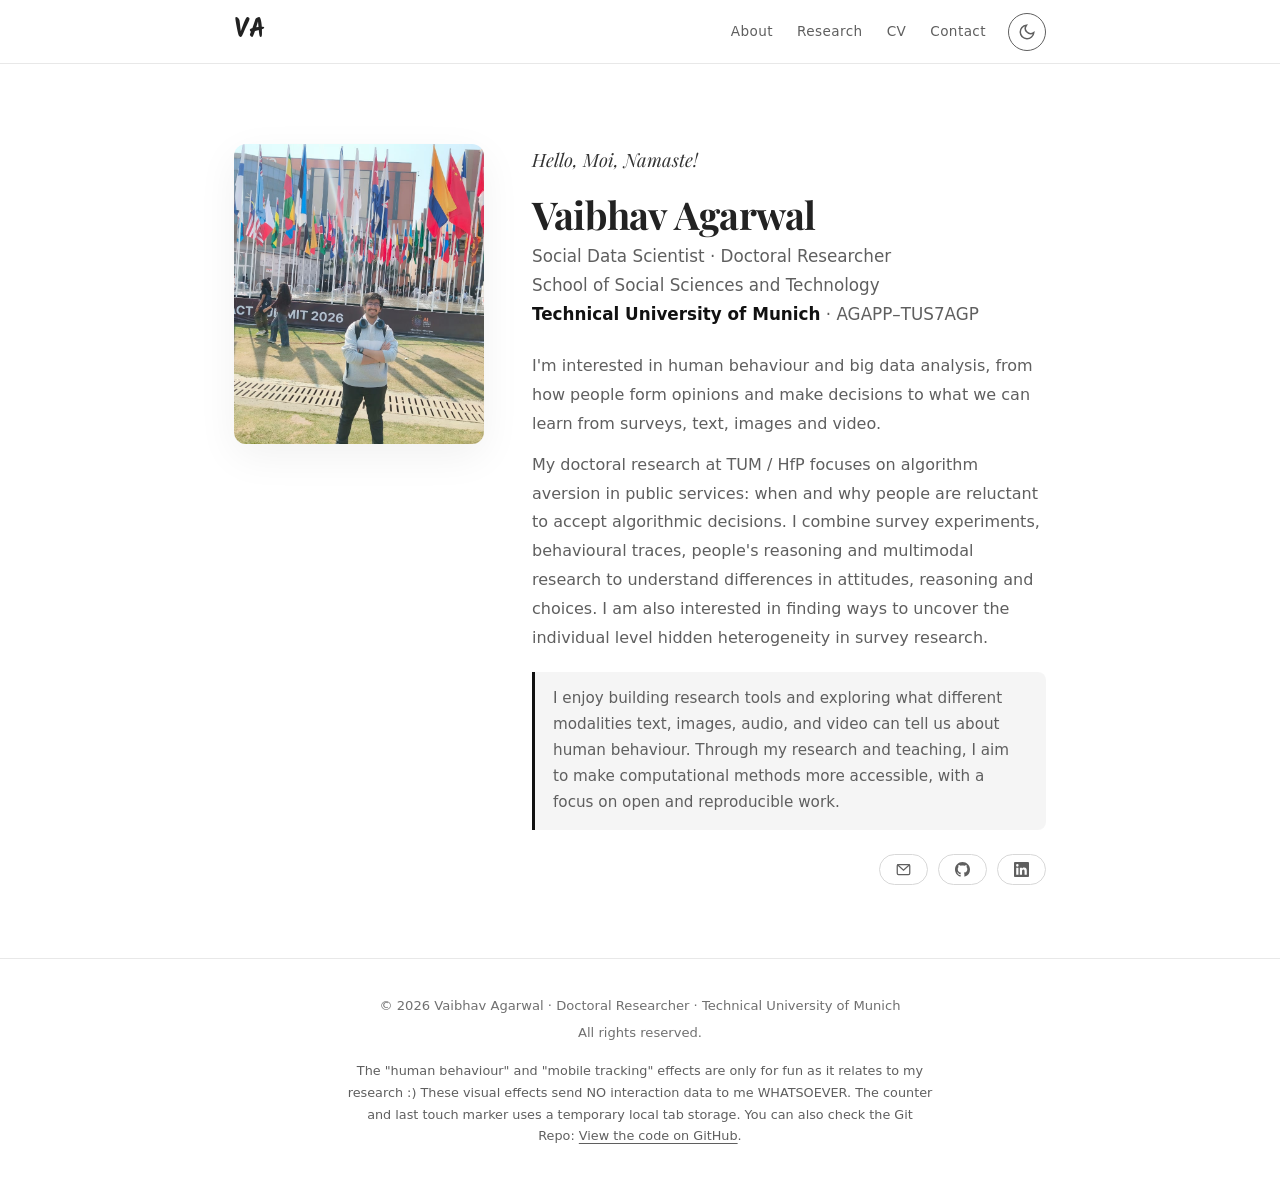
<file: index.html>
<!DOCTYPE html>
<html lang="en" data-theme="light">
<head>
    <meta charset="UTF-8">
    <meta name="viewport" content="width=device-width, initial-scale=1.0">
    <title>Vaibhav Agarwal — Doctoral Researcher, TUM</title>
    <meta name="description" content="Vaibhav Agarwal — Doctoral Researcher at Technical University of Munich. Research in Algorithmic Governance, Public Trust, and Social Data Science.">
    <link rel="icon" href="favicon.png" type="image/png">
    
    <!-- Fonts and Icons -->
    <link rel="preconnect" href="https://fonts.googleapis.com">
    <link rel="preconnect" href="https://fonts.gstatic.com" crossorigin>
    <link href="https://fonts.googleapis.com/css2?family=Playfair+Display:ital,wght@0,400;0,500;0,600;0,700;1,400;1,500&display=swap" rel="stylesheet">
    <link href="https://fonts.googleapis.com/css2?family=Kalam:wght@700&display=swap" rel="stylesheet">
    <link rel="stylesheet" href="style.css">
</head>
<body>

    <!-- ══════ NAVIGATION ══════ -->
    <nav>
        <div class="nav-inner">
            <a href="index.html" class="nav-name">VA</a>
            <div class="nav-right">
                <button class="nav-toggle" onclick="document.querySelector('.nav-links').classList.toggle('active')" aria-label="Toggle menu">
                    <span></span><span></span><span></span>
                </button>
                
                <!-- Notice how these links now point to actual .html files! -->
                <ul class="nav-links">
                    <li><a href="index.html">About</a></li>
                    <li><a href="research.html">Research</a></li>
                    <li><a href="cv.html">CV</a></li>
                    <li><a href="contact.html">Contact</a></li>
                </ul>
                
                <button class="theme-toggle" onclick="toggleTheme()" aria-label="Toggle dark mode">
                    <svg class="sun" width="18" height="18" viewBox="0 0 24 24" fill="none" stroke="currentColor" stroke-width="2"><circle cx="12" cy="12" r="5"/><path d="M12 1v2M12 21v2M4.22 4.22l1.42 1.42M18.36 18.36l1.42 1.42M1 12h2M21 12h2M4.22 19.78l1.42-1.42M18.36 5.64l1.42-1.42"/></svg>
                    <svg class="moon" width="18" height="18" viewBox="0 0 24 24" fill="none" stroke="currentColor" stroke-width="2"><path d="M21 12.79A9 9 0 1111.21 3 7 7 0 0021 12.79z"/></svg>
                </button>
            </div>
        </div>
    </nav>

    <main>
        <!-- ══════ ABOUT (HERO SECTION) ══════ -->
        <section id="about" class="hero">
            <div class="hero-photo-wrapper">
                <img src="photo.jpg" alt="Vaibhav Agarwal" class="hero-photo">
            </div>
            <div class="hero-text">
                <p class="hero-greeting">Hello, Moi, Namaste!</p>
                <h1>Vaibhav Agarwal</h1>
                <p class="hero-affiliation">
                    Social Data Scientist · Doctoral Researcher<br>
                    School of Social Sciences and Technology<br>
                    <strong>Technical University of Munich</strong> · AGAPP–TUS7AGP
                </p>
                <p class="hero-bio">
                    I'm interested in human behaviour and big data analysis, from how people form opinions and make decisions to what we can learn from surveys, text, images and video. <br>
                </p>    
                <p class="hero-bio">
                    My doctoral research at TUM / HfP focuses on algorithm aversion in public services: when and why people are reluctant to accept algorithmic decisions. I combine survey experiments, behavioural traces, people's reasoning and multimodal research to understand differences in attitudes, reasoning and choices. I am also interested in finding ways to uncover the individual level hidden heterogeneity in survey research.
                </p>

                <div class="hero-bio-personal">
                     I enjoy building research tools and exploring what different modalities text, images, audio, and video can tell us about human behaviour. Through my research and teaching, I aim to make computational methods more accessible, with a focus on open and reproducible work.
                </div>

                <div class="hero-links" style="flex-wrap: nowrap; gap: 10px; align-items: center; justify-content: flex-end;">

                    <!-- Email dropdown -->
                    <div style="position: relative;">
                        <button onclick="this.nextElementSibling.classList.toggle('open')" class="hero-link" title="Email" style="background: none; border: 1px solid var(--color-border); cursor: pointer; font-family: var(--font-body);">
                            <svg viewBox="0 0 24 24" fill="none" stroke="currentColor" stroke-width="2"><rect x="2" y="4" width="20" height="16" rx="2"/><path d="M22 4L12 13 2 4"/></svg>
                        </button>
                        <div class="email-dropdown">
                            <a href="mailto:vaibhav.agarwal@tum.de">
                                <svg width="13" height="13" viewBox="0 0 24 24" fill="none" stroke="currentColor" stroke-width="2"><rect x="2" y="4" width="20" height="16" rx="2"/><path d="M22 4L12 13 2 4"/></svg>
                                Work
                            </a>
                        </div>
                    </div>

                    <a href="https://github.com/vaibhav-sds" target="_blank" class="hero-link" title="GitHub">
                        <svg viewBox="0 0 24 24" fill="currentColor"><path d="M12 0C5.37 0 0 5.37 0 12c0 5.31 3.435 9.795 8.205 11.385.6.105.825-.255.825-.57 0-.285-.015-1.23-.015-2.235-3.015.555-3.795-.735-4.035-1.41-.135-.345-.72-1.41-1.23-1.695-.42-.225-1.02-.78-.015-.795.945-.015 1.62.87 1.845 1.23 1.08 1.815 2.805 1.305 3.495.99.105-.78.42-1.305.765-1.605-2.67-.3-5.46-1.335-5.46-5.925 0-1.305.465-2.385 1.23-3.225-.12-.3-.54-1.53.12-3.18 0 0 1.005-.315 3.3 1.23.96-.27 1.98-.405 3-.405s2.04.135 3 .405c2.295-1.56 3.3-1.23 3.3-1.23.66 1.65.24 2.88.12 3.18.765.84 1.23 1.905 1.23 3.225 0 4.605-2.805 5.625-5.475 5.925.435.375.81 1.095.81 2.22 0 1.605-.015 2.895-.015 3.3 0 .315.225.69.825.57A12.02 12.02 0 0024 12c0-6.63-5.37-12-12-12z"/></svg>
                    </a>

                    <a href="https://www.linkedin.com/in/vaibhav-agarwal-24a9aa214/" target="_blank" class="hero-link" title="LinkedIn">
                        <svg viewBox="0 0 24 24" fill="currentColor"><path d="M20.447 20.452h-3.554v-5.569c0-1.328-.027-3.037-1.852-3.037-1.853 0-2.136 1.445-2.136 2.939v5.667H9.351V9h3.414v1.561h.046c.477-.9 1.637-1.85 3.37-1.85 3.601 0 4.267 2.37 4.267 5.455v6.286zM5.337 7.433a2.062 2.062 0 01-2.063-2.065 2.064 2.064 0 112.063 2.065zm1.782 13.019H3.555V9h3.564v11.452zM22.225 0H1.771C.792 0 0 .774 0 1.729v20.542C0 23.227.792 24 1.771 24h20.451C23.2 24 24 23.227 24 22.271V1.729C24 .774 23.2 0 22.222 0h.003z"/></svg>
                    </a>

                </div>
            </div>
        </section>

    </main>

    <!-- ══════ FOOTER ══════ -->
    <footer>
        <p>&copy; 2026 Vaibhav Agarwal · Doctoral Researcher · <a href="https://www.tum.de/" target="_blank">Technical University of Munich</a></p>
        <p style="margin-top: 4px;">All rights reserved.</p>
    </footer>

    <script src="script.js"></script>
</body>
</html>
</file>
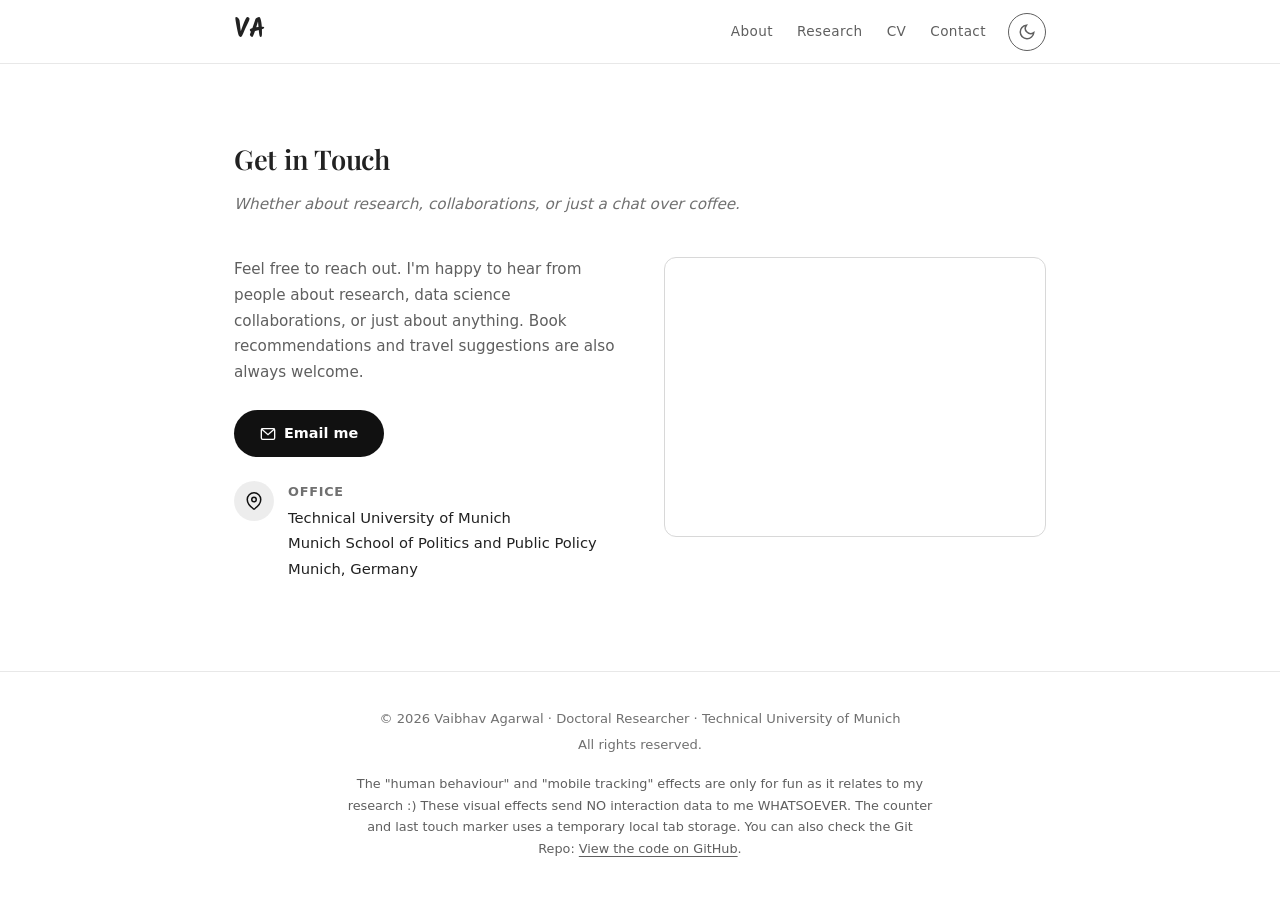
<file: contact.html>
<!DOCTYPE html>
<html lang="en" data-theme="light">
<head>
    <meta charset="UTF-8">
    <meta name="viewport" content="width=device-width, initial-scale=1.0">
    <title>Contact | Vaibhav Agarwal</title>
    <meta name="description" content="Get in touch with Vaibhav Agarwal at the Technical University of Munich.">
    <link rel="icon" href="favicon.png" type="image/png">
    
    <link rel="preconnect" href="https://fonts.googleapis.com">
    <link rel="preconnect" href="https://fonts.gstatic.com" crossorigin>
    <link href="https://fonts.googleapis.com/css2?family=Playfair+Display:ital,wght@0,400;0,500;0,600;0,700;1,400;1,500&display=swap" rel="stylesheet">
    <link href="https://fonts.googleapis.com/css2?family=Kalam:wght@700&display=swap" rel="stylesheet">
    <link rel="stylesheet" href="style.css">
</head>
<body>

    <!-- ══════ NAVIGATION ══════ -->
    <nav>
        <div class="nav-inner">
            <a href="index.html" class="nav-name">VA</a>
            <div class="nav-right">
                <button class="nav-toggle" onclick="document.querySelector('.nav-links').classList.toggle('active')" aria-label="Toggle menu">
                    <span></span><span></span><span></span>
                </button>
                <ul class="nav-links">
                    <li><a href="index.html">About</a></li>
                    <li><a href="research.html">Research</a></li>
                    <li><a href="cv.html">CV</a></li>
                    <li><a href="contact.html">Contact</a></li>
                </ul>
                <button class="theme-toggle" onclick="toggleTheme()" aria-label="Toggle dark mode">
                    <svg class="sun" width="18" height="18" viewBox="0 0 24 24" fill="none" stroke="currentColor" stroke-width="2"><circle cx="12" cy="12" r="5"/><path d="M12 1v2M12 21v2M4.22 4.22l1.42 1.42M18.36 18.36l1.42 1.42M1 12h2M21 12h2M4.22 19.78l1.42-1.42M18.36 5.64l1.42-1.42"/></svg>
                    <svg class="moon" width="18" height="18" viewBox="0 0 24 24" fill="none" stroke="currentColor" stroke-width="2"><path d="M21 12.79A9 9 0 1111.21 3 7 7 0 0021 12.79z"/></svg>
                </button>
            </div>
        </div>
    </nav>

    <main>
        <!-- ══════ CONTACT ══════ -->
        <section id="contact">
            <h2 class="section-heading">Get in Touch</h2>
            <p class="section-subtitle">Whether about research, collaborations, or just a chat over coffee.</p>
            
            <div class="contact-content">
                <div class="contact-info">
                    <p>Feel free to reach out. I'm happy to hear from people about research, data science collaborations, or just about anything. Book recommendations and travel suggestions are also always welcome.</p>
                    
                    <div style="margin-bottom: 24px;">
                        <a href="mailto:vaibhav.agarwal@tum.de" class="btn">
                            <svg width="16" height="16" viewBox="0 0 24 24" fill="none" stroke="currentColor" stroke-width="2"><rect x="2" y="4" width="20" height="16" rx="2"/><path d="M22 4L12 13 2 4"/></svg>
                            Email me
                        </a>
                    </div>
                    
                    <div class="contact-detail">
                        <div class="contact-icon"><svg viewBox="0 0 24 24" fill="none" stroke="currentColor" stroke-width="2"><path d="M21 10c0 7-9 13-9 13s-9-6-9-13a9 9 0 0118 0z"/><circle cx="12" cy="10" r="3"/></svg></div>
                        <div>
                            <div class="contact-detail-label">Office</div>
                            <div class="contact-detail-text">Technical University of Munich<br>Munich School of Politics and Public Policy<br>Munich, Germany</div>
                        </div>
                    </div>
                </div>
                
                <div class="contact-map">
                    <iframe src="https://www.google.com/maps/embed?pb=!1m18!1m12!1m3!1d2662.3364402633096!2d11.5658826!3d48.1481105!2m3!1f0!2f0!3f0!3m2!1i1024!2i768!4f13.1!3m3!1m2!1s0x479e75ebe7f23233%3A0x67305d21a976f9db!2sTechnical%20University%20of%20Munich!5e0!3m2!1sen!2sde!4v1714081035221!5m2!1sen!2sde" width="600" height="450" style="border:0;" allowfullscreen="" loading="lazy" referrerpolicy="no-referrer-when-downgrade"></iframe>
                </div>
            </div>
        </section>
    </main>

    <!-- ══════ FOOTER ══════ -->
    <footer>
        <p>&copy; 2026 Vaibhav Agarwal · Doctoral Researcher · <a href="https://www.tum.de/" target="_blank">Technical University of Munich</a></p>
        <p style="margin-top: 4px;">All rights reserved.</p>
    </footer>

    <script src="script.js"></script>
</body>
</html>
</file>
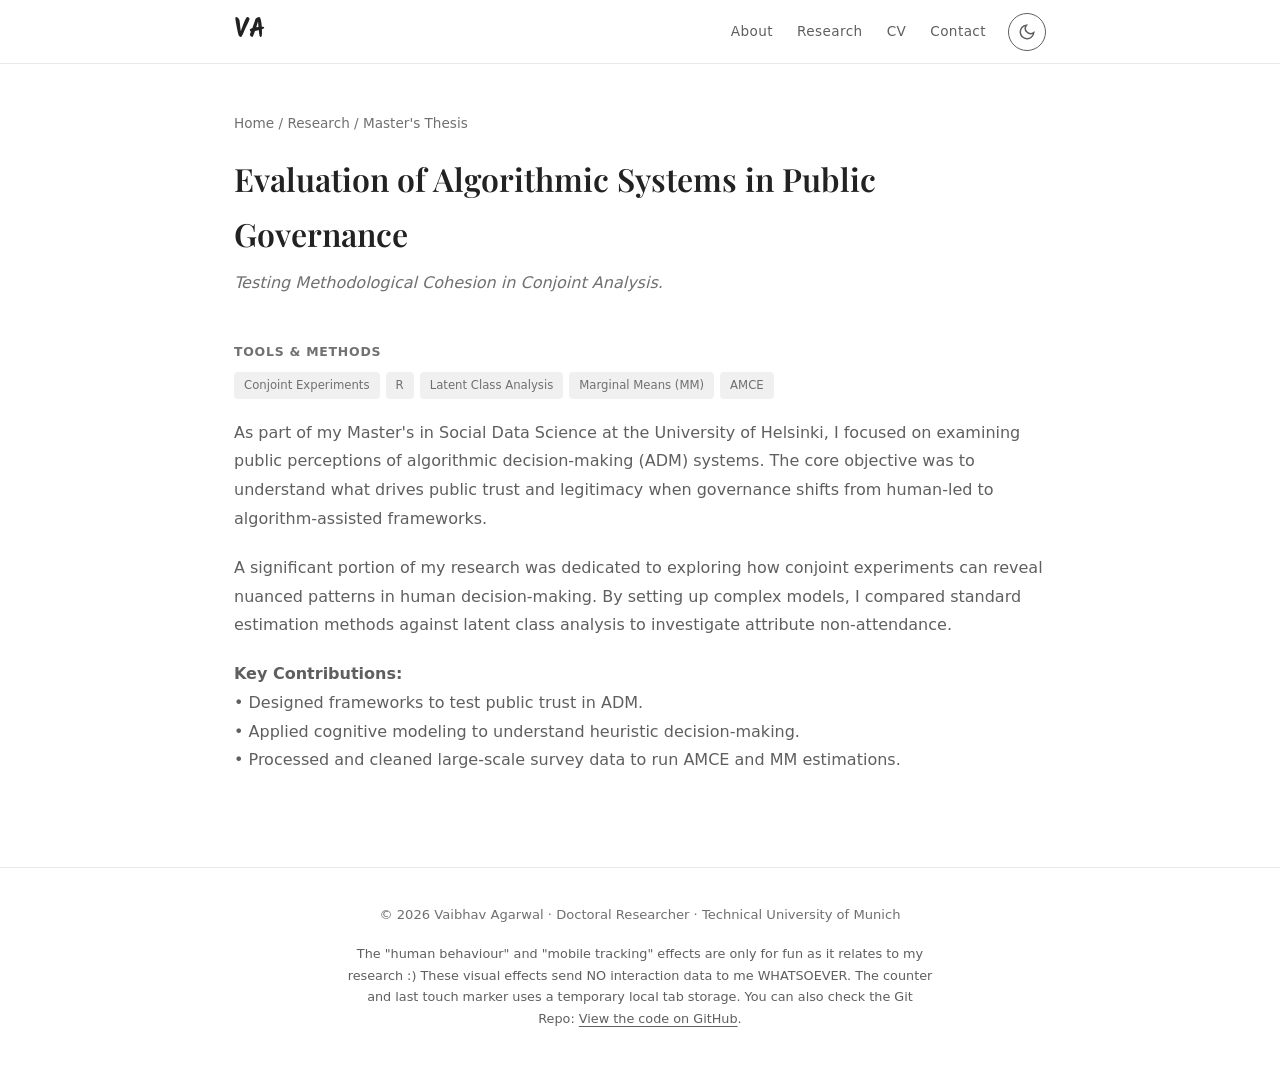
<file: project-audit.html>
<!DOCTYPE html>
<html lang="en" data-theme="light">
<head>
    <meta charset="UTF-8">
    <meta name="viewport" content="width=device-width, initial-scale=1.0">
    <title>Master's Thesis | Vaibhav Agarwal</title>
    <link rel="icon" href="favicon.png" type="image/png">
    
    <link rel="preconnect" href="https://fonts.googleapis.com">
    <link rel="preconnect" href="https://fonts.gstatic.com" crossorigin>
    <link href="https://fonts.googleapis.com/css2?family=Playfair+Display:ital,wght@0,400;0,500;0,600;0,700;1,400;1,500&display=swap" rel="stylesheet">
    <link href="https://fonts.googleapis.com/css2?family=Kalam:wght@700&display=swap" rel="stylesheet">
    <link rel="stylesheet" href="style.css">
</head>
<body>

    <nav>
        <div class="nav-inner">
            <a href="index.html" class="nav-name">VA</a>
            <div class="nav-right">
                <button class="nav-toggle" onclick="document.querySelector('.nav-links').classList.toggle('active')" aria-label="Toggle menu">
                    <span></span><span></span><span></span>
                </button>
                <ul class="nav-links">
                    <li><a href="index.html">About</a></li>
                    <li><a href="research.html" class="active">Research</a></li>
                    <li><a href="cv.html">CV</a></li>
                    <li><a href="contact.html">Contact</a></li>
                </ul>
                <button class="theme-toggle" onclick="toggleTheme()" aria-label="Toggle dark mode">
                    <svg class="sun" width="18" height="18" viewBox="0 0 24 24" fill="none" stroke="currentColor" stroke-width="2"><circle cx="12" cy="12" r="5"/><path d="M12 1v2M12 21v2M4.22 4.22l1.42 1.42M18.36 18.36l1.42 1.42M1 12h2M21 12h2M4.22 19.78l1.42-1.42M18.36 5.64l1.42-1.42"/></svg>
                    <svg class="moon" width="18" height="18" viewBox="0 0 24 24" fill="none" stroke="currentColor" stroke-width="2"><path d="M21 12.79A9 9 0 1111.21 3 7 7 0 0021 12.79z"/></svg>
                </button>
            </div>
        </div>
    </nav>

    <main>
        <div class="subpage-header">
            <div class="breadcrumb">
                <a href="index.html">Home</a> / <a href="research.html#projects">Research</a> / Master's Thesis
            </div>
            <h1>Evaluation of Algorithmic Systems in Public Governance</h1>
            <p class="subpage-quote">Testing Methodological Cohesion in Conjoint Analysis.</p>
        </div>

        <div class="subpage-body">
            
            <div class="method-groups">
                <div class="method-group">
                    <div class="method-group-title">Tools & Methods</div>
                    <div class="project-tools">
                        <span>Conjoint Experiments</span>
                        <span>R</span>
                        <span>Latent Class Analysis</span>
                        <span>Marginal Means (MM)</span>
                        <span>AMCE</span>
                    </div>
                </div>
            </div>

            <p>
                As part of my Master's in Social Data Science at the University of Helsinki, I focused on examining public perceptions of algorithmic decision-making (ADM) systems. The core objective was to understand what drives public trust and legitimacy when governance shifts from human-led to algorithm-assisted frameworks.
            </p>

            <p>
                A significant portion of my research was dedicated to exploring how conjoint experiments can reveal nuanced patterns in human decision-making. By setting up complex models, I compared standard estimation methods against latent class analysis to investigate attribute non-attendance.
            </p>

            <p>
                <strong>Key Contributions:</strong><br>
                • Designed frameworks to test public trust in ADM.<br>
                • Applied cognitive modeling to understand heuristic decision-making.<br>
                • Processed and cleaned large-scale survey data to run AMCE and MM estimations.
            </p>

        </div>
    </main>

    <footer>
        <p>&copy; 2026 Vaibhav Agarwal · Doctoral Researcher · <a href="https://www.tum.de/" target="_blank">Technical University of Munich</a></p>
    </footer>

    <script src="script.js"></script>
</body>
</html>
</file>
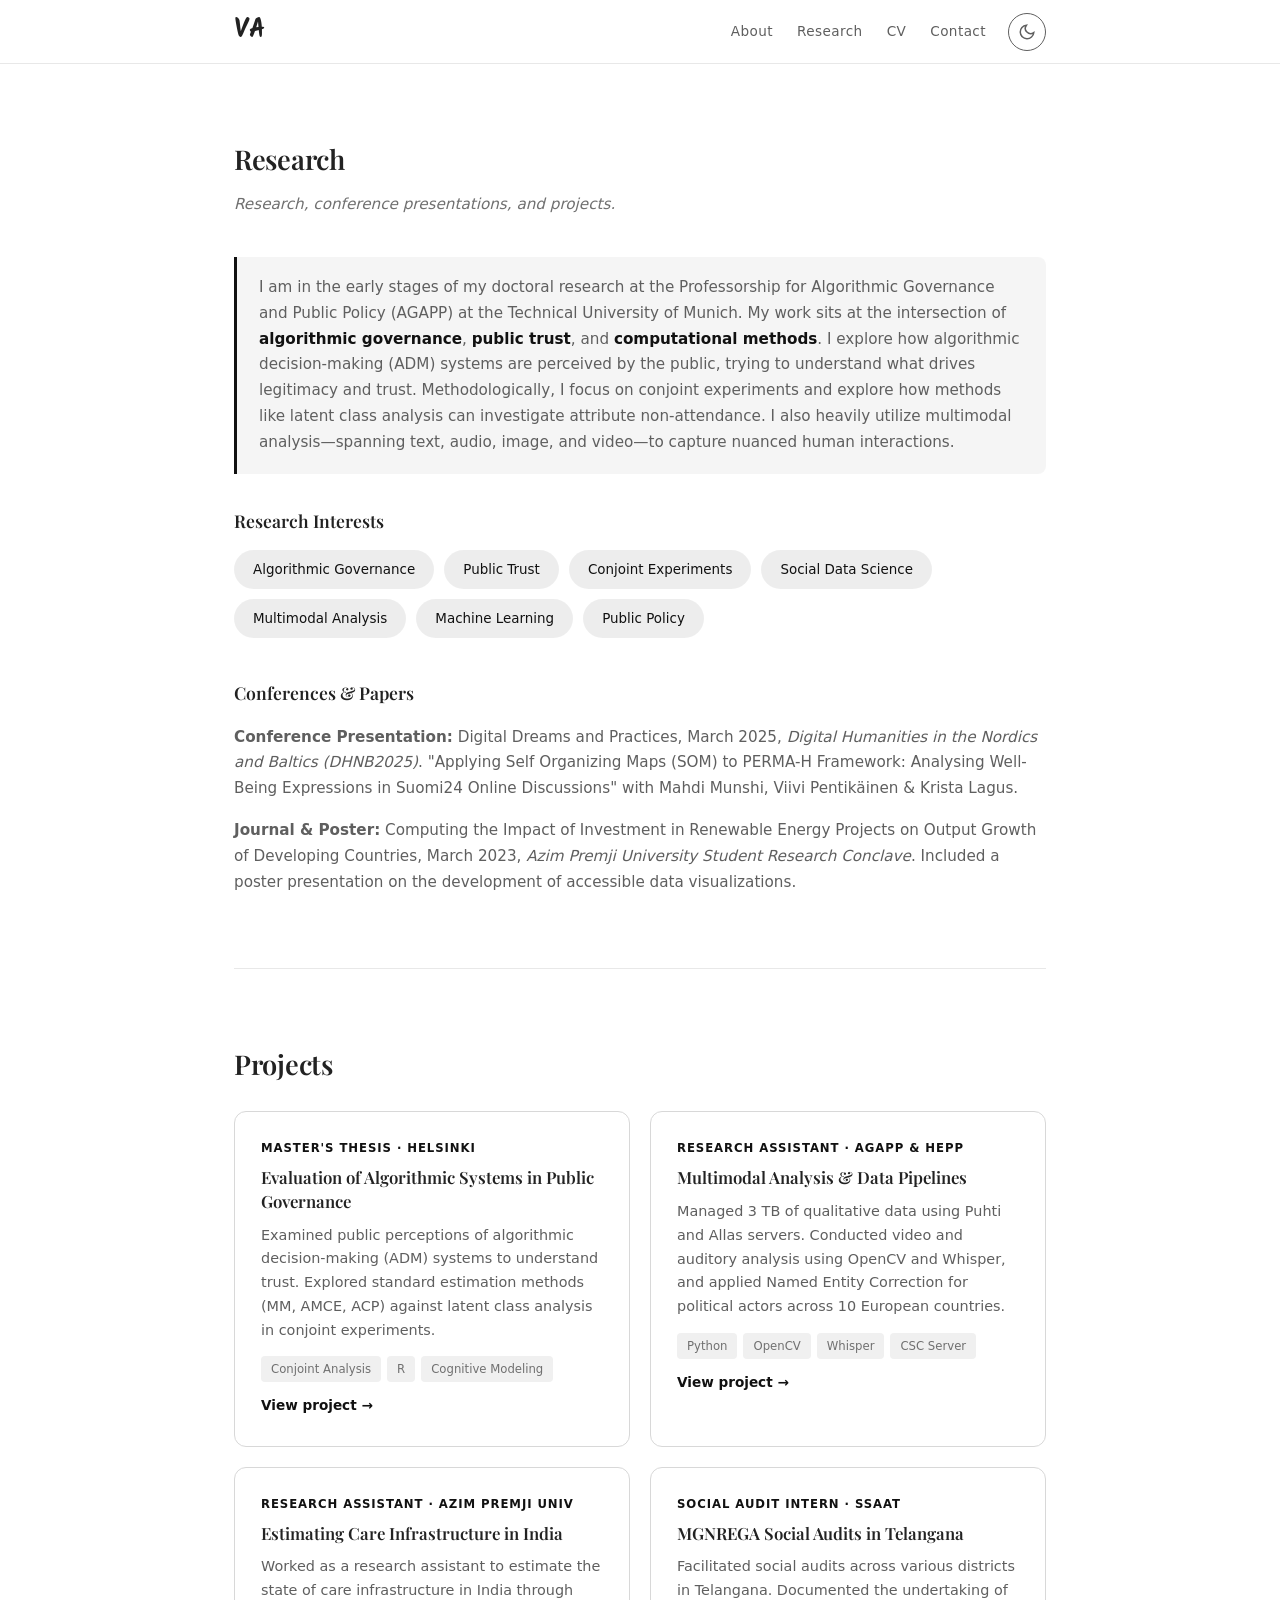
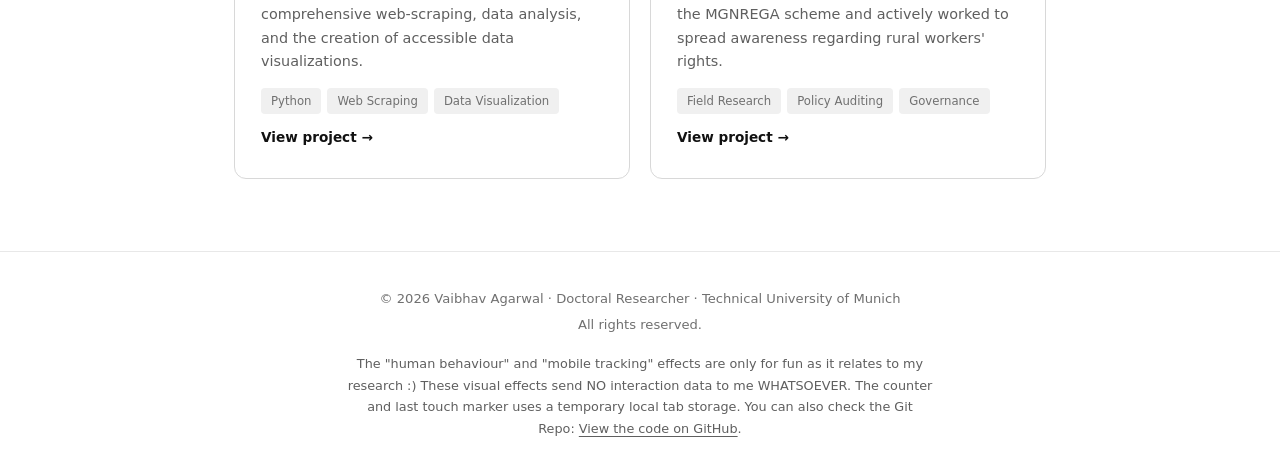
<file: projects.html>
<!DOCTYPE html>
<html lang="en">
<head>
    <meta charset="UTF-8">
    <meta name="viewport" content="width=device-width, initial-scale=1.0">
    <meta name="robots" content="noindex">
    <meta http-equiv="refresh" content="0; url=research.html#projects">
    <title>Research | Vaibhav Agarwal</title>
    <script>window.location.replace('research.html#projects');</script>
</head>
<body>
    <p>Projects are now part of <a href="research.html#projects">Research</a>.</p>
</body>
</html>
</file>
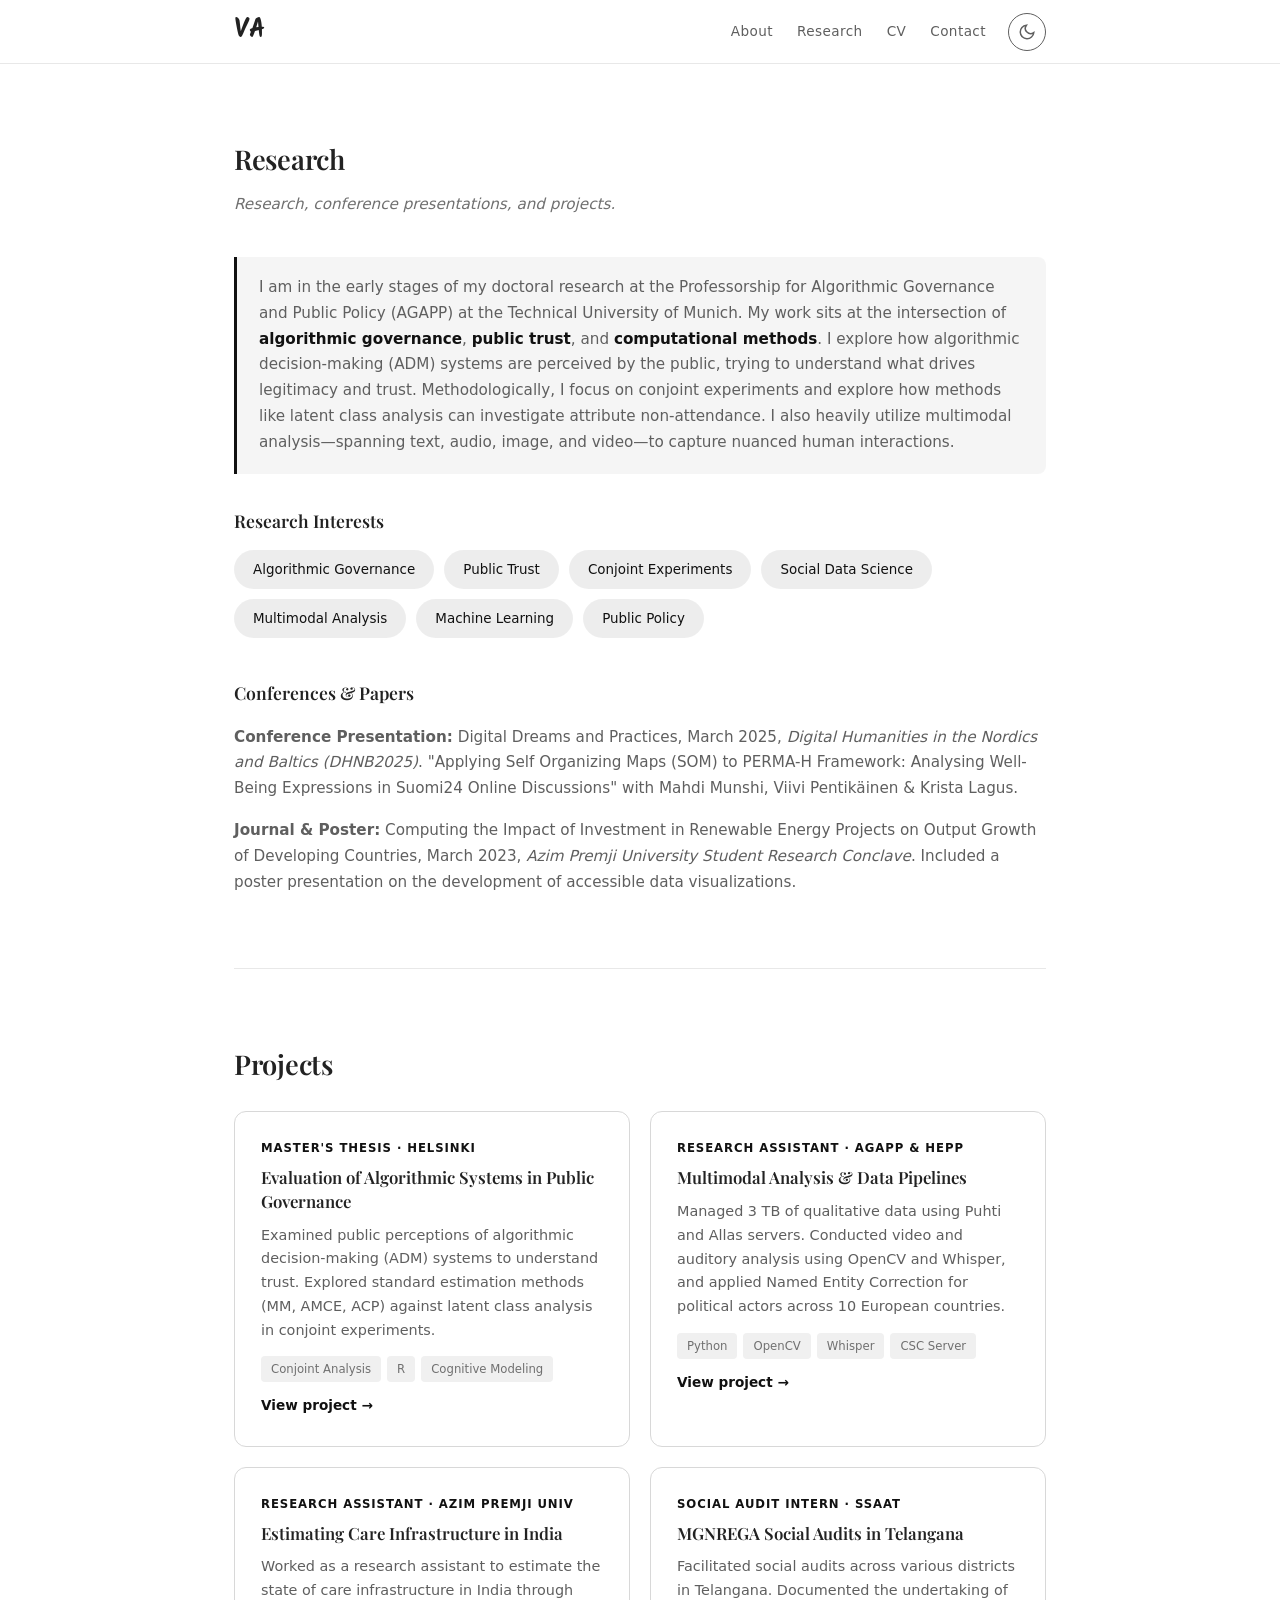
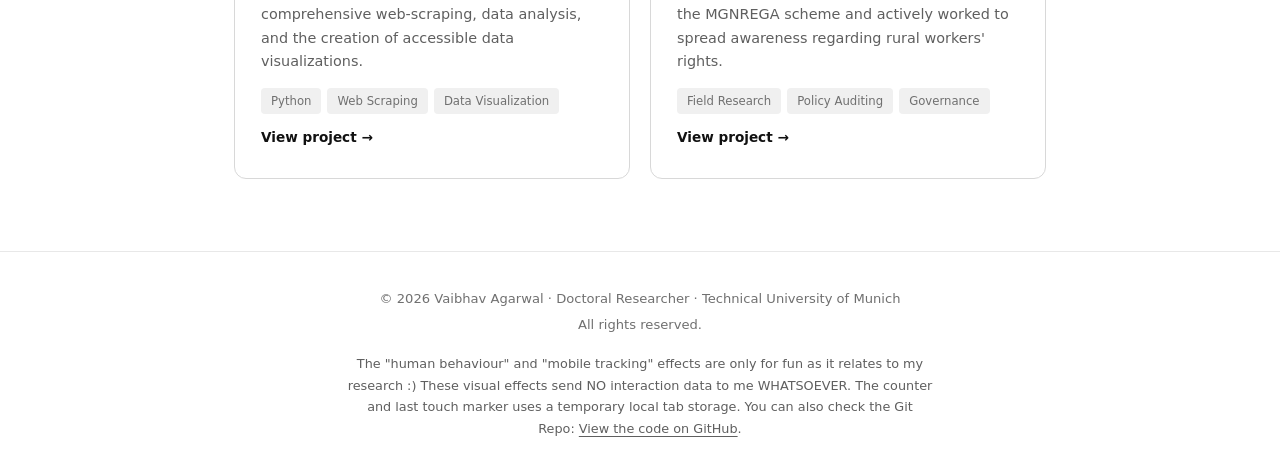
<file: research.html>
<!DOCTYPE html>
<html lang="en" data-theme="light">
<head>
    <meta charset="UTF-8">
    <meta name="viewport" content="width=device-width, initial-scale=1.0">
    <title>Research | Vaibhav Agarwal</title>
    <meta name="description" content="Research, conference presentations, theses, and projects by Vaibhav Agarwal.">
    <link rel="icon" href="favicon.png" type="image/png">
    
    <link rel="preconnect" href="https://fonts.googleapis.com">
    <link rel="preconnect" href="https://fonts.gstatic.com" crossorigin>
    <link href="https://fonts.googleapis.com/css2?family=Playfair+Display:ital,wght@0,400;0,500;0,600;0,700;1,400;1,500&display=swap" rel="stylesheet">
    <link href="https://fonts.googleapis.com/css2?family=Kalam:wght@700&display=swap" rel="stylesheet">
    <link rel="stylesheet" href="style.css">
</head>
<body>

    <!-- ══════ NAVIGATION ══════ -->
    <nav>
        <div class="nav-inner">
            <a href="index.html" class="nav-name">VA</a>
            <div class="nav-right">
                <button class="nav-toggle" onclick="document.querySelector('.nav-links').classList.toggle('active')" aria-label="Toggle menu">
                    <span></span><span></span><span></span>
                </button>
                <ul class="nav-links">
                    <li><a href="index.html">About</a></li>
                    <li><a href="research.html" class="active">Research</a></li>
                    <li><a href="cv.html">CV</a></li>
                    <li><a href="contact.html">Contact</a></li>
                </ul>
                <button class="theme-toggle" onclick="toggleTheme()" aria-label="Toggle dark mode">
                    <svg class="sun" width="18" height="18" viewBox="0 0 24 24" fill="none" stroke="currentColor" stroke-width="2"><circle cx="12" cy="12" r="5"/><path d="M12 1v2M12 21v2M4.22 4.22l1.42 1.42M18.36 18.36l1.42 1.42M1 12h2M21 12h2M4.22 19.78l1.42-1.42M18.36 5.64l1.42-1.42"/></svg>
                    <svg class="moon" width="18" height="18" viewBox="0 0 24 24" fill="none" stroke="currentColor" stroke-width="2"><path d="M21 12.79A9 9 0 1111.21 3 7 7 0 0021 12.79z"/></svg>
                </button>
            </div>
        </div>
    </nav>

    <main>
        <!-- ══════ RESEARCH ══════ -->
        <section id="research">
            <h2 class="section-heading">Research</h2>
            <p class="section-subtitle">Research, conference presentations, and projects.</p>
            
            <div class="research-note">
                I am in the early stages of my doctoral research at the Professorship for Algorithmic Governance and Public Policy (AGAPP) at the Technical University of Munich. My work sits at the intersection of <em>algorithmic governance</em>,
                <em>public trust</em>, and <em>computational methods</em>. I explore how algorithmic decision-making (ADM) systems are perceived by the public, trying to understand what drives legitimacy and trust.
                Methodologically, I focus on conjoint experiments and explore how methods like latent class analysis can investigate attribute non-attendance. I also heavily utilize multimodal analysis—spanning text, audio, image, and video—to capture nuanced human interactions.
            </div>

            <div class="research-interests">
                <h3>Research Interests</h3>
                <div class="interest-tags">
                    <span class="tag">Algorithmic Governance</span>
                    <span class="tag">Public Trust</span>
                    <span class="tag">Conjoint Experiments</span>
                    <span class="tag">Social Data Science</span>
                    <span class="tag">Multimodal Analysis</span>
                    <span class="tag">Machine Learning</span>
                    <span class="tag">Public Policy</span>
                </div>
            </div>

            <div class="research-interests" style="margin-top: 40px;">
                <h3>Conferences & Papers</h3>
                <div style="margin-top: 16px;">
                    <p style="font-size: 0.95rem; color: var(--color-text-secondary); line-height: 1.7; margin-bottom: 16px;">
                        <strong>Conference Presentation:</strong> Digital Dreams and Practices, March 2025,
                        <em>Digital Humanities in the Nordics and Baltics (DHNB2025)</em>. "Applying Self Organizing Maps (SOM) to PERMA-H Framework: Analysing Well-Being Expressions in Suomi24 Online Discussions" with Mahdi Munshi, Viivi Pentikäinen & Krista Lagus.
                    </p>
                    <p style="font-size: 0.95rem; color: var(--color-text-secondary); line-height: 1.7;">
                        <strong>Journal & Poster:</strong> Computing the Impact of Investment in Renewable Energy Projects on Output Growth of Developing Countries,
                        March 2023, <em>Azim Premji University Student Research Conclave</em>. Included a poster presentation on the development of accessible data visualizations.
                    </p>
                </div>
            </div>
            
        </section>

        <section id="projects">
            <h2 class="section-heading">Projects</h2>
            <div class="projects-grid" style="margin-top: 24px;">
                
                <!-- Project 1 -->
                <div class="project-card">
                    <div class="project-label">Master's Thesis · Helsinki</div>
                    <h3>Evaluation of Algorithmic Systems in Public Governance</h3>
                    <p>Examined public perceptions of algorithmic decision-making (ADM) systems to understand trust. Explored standard estimation methods (MM, AMCE, ACP) against latent class analysis in conjoint experiments.</p>
                    <div class="project-tools"><span>Conjoint Analysis</span><span>R</span><span>Cognitive Modeling</span></div>
                    <a href="project-thesis.html" class="project-link">View project →</a>
                </div>

                <!-- Project 2 -->
                <div class="project-card">
                    <div class="project-label">Research Assistant · AGAPP & HEPP</div>
                    <h3>Multimodal Analysis & Data Pipelines</h3>
                    <p>Managed 3 TB of qualitative data using Puhti and Allas servers. Conducted video and auditory analysis using OpenCV and Whisper, and applied Named Entity Correction for political actors across 10 European countries.</p>
                    <div class="project-tools"><span>Python</span><span>OpenCV</span><span>Whisper</span><span>CSC Server</span></div>
                    <a href="project-multimodal.html" class="project-link">View project →</a>
                </div>

                <!-- Project 3 -->
                <div class="project-card">
                    <div class="project-label">Research Assistant · Azim Premji Univ</div>
                    <h3>Estimating Care Infrastructure in India</h3>
                    <p>Worked as a research assistant to estimate the state of care infrastructure in India through comprehensive web-scraping, data analysis, and the creation of accessible data visualizations.</p>
                    <div class="project-tools"><span>Python</span><span>Web Scraping</span><span>Data Visualization</span></div>
                    <a href="project-care.html" class="project-link">View project →</a>
                </div>

                <!-- Project 4 -->
                <div class="project-card">
                    <div class="project-label">Social Audit Intern · SSAAT</div>
                    <h3>MGNREGA Social Audits in Telangana</h3>
                    <p>Facilitated social audits across various districts in Telangana. Documented the undertaking of the MGNREGA scheme and actively worked to spread awareness regarding rural workers' rights.</p>
                    <div class="project-tools"><span>Field Research</span><span>Policy Auditing</span><span>Governance</span></div>
                    <a href="project-audit.html" class="project-link">View project →</a>
                </div>

            </div>
        </section>
    </main>

    <!-- ══════ FOOTER ══════ -->
    <footer>
        <p>&copy; 2026 Vaibhav Agarwal · Doctoral Researcher · <a href="https://www.tum.de/" target="_blank">Technical University of Munich</a></p>
        <p style="margin-top: 4px;">All rights reserved.</p>
    </footer>

    <script src="script.js"></script>
</body>
</html>
</file>
<file: style.css>
/* ═══════════════════════════════════════
   THEME VARIABLES
═══════════════════════════════════════ */
:root {
    --font-display: 'Playfair Display', Georgia, serif;
    --font-body: -apple-system, BlinkMacSystemFont, 'Segoe UI', system-ui, sans-serif;
    --max-width: 860px;
    --nav-height: 64px;
    --radius: 12px;
    --radius-sm: 8px;
    --transition: 0.3s ease;
}

[data-theme="light"] {
    --color-bg: #FFFFFF;
    --color-bg-alt: #F0F0F0;
    --color-surface: #FFFFFF;
    --color-text: #222222;
    --color-text-secondary: #5F5F5F;
    --color-text-light: #707070;
    --color-accent: #111111;
    --color-accent-hover: #444444;
    --color-accent-light: rgba(0, 0, 0, 0.07);
    --color-accent-secondary: #666666;
    --color-border: #D8D8D8;
    --color-border-light: #E8E8E8;
    --color-warm-glow: rgba(0, 0, 0, 0.04);
    --color-card-shadow: rgba(0, 0, 0, 0.06);
    --color-nav-bg: rgba(255, 255, 255, 0.92);
    --color-on-accent: #FFFFFF;
    --icon-sun-display: none;
    --icon-moon-display: block;
}

[data-theme="dark"] {
    --color-bg: #000000;
    --color-bg-alt: #111111;
    --color-surface: #1A1A1A;
    --color-text: #EEEEEE;
    --color-text-secondary: #B0B0B0;
    --color-text-light: #999999;
    --color-accent: #FFFFFF;
    --color-accent-hover: #CCCCCC;
    --color-accent-light: rgba(255, 255, 255, 0.1);
    --color-accent-secondary: #AAAAAA;
    --color-border: #333333;
    --color-border-light: #1A1A1A;
    --color-warm-glow: rgba(255, 255, 255, 0.05);
    --color-card-shadow: rgba(0, 0, 0, 0.2);
    --color-nav-bg: rgba(0, 0, 0, 0.92);
    --color-on-accent: #000000;
    --icon-sun-display: block;
    --icon-moon-display: none;
}

/* ═══════════════════════════════════════
   RESET & BASE
═══════════════════════════════════════ */
*, *::before, *::after { margin: 0; padding: 0; box-sizing: border-box; }

html {
    scroll-behavior: smooth;
    scroll-padding-top: calc(var(--nav-height) + 32px);
}

body {
    font-family: var(--font-body);
    font-size: 16.5px;
    line-height: 1.72;
    color: var(--color-text);
    background: var(--color-bg);
    -webkit-font-smoothing: antialiased;
    transition: background var(--transition), color var(--transition);
}

::selection {
    background: var(--color-accent-light);
    color: var(--color-accent);
}

a {
    color: var(--color-accent);
    text-decoration: none;
    transition: color 0.2s ease;
}
a:hover { color: var(--color-accent-hover); }
img { max-width: 100%; display: block; }

/* ═══════════════════════════════════════
   NAVIGATION
═══════════════════════════════════════ */
nav {
    position: sticky;
    top: 0;
    z-index: 100;
    background: var(--color-nav-bg);
    backdrop-filter: blur(14px);
    -webkit-backdrop-filter: blur(14px);
    border-bottom: 1px solid var(--color-border-light);
    height: var(--nav-height);
    transition: background var(--transition);
}

.nav-inner {
    max-width: var(--max-width);
    margin: 0 auto;
    padding: 0 24px;
    height: 100%;
    display: flex;
    align-items: center;
    justify-content: space-between;
}

.nav-name {
    font-family: 'Kalam', cursive;
    font-size: 1.6rem;
    font-weight: 700;
    color: var(--color-text);
    letter-spacing: 0.02em;
}

.nav-right {
    display: flex;
    align-items: center;
    gap: 6px;
}

.nav-links {
    display: flex;
    gap: 24px;
    list-style: none;
    margin-right: 16px;
}

.nav-links a {
    font-size: 0.85rem;
    font-weight: 500;
    color: var(--color-text-secondary);
    letter-spacing: 0.03em;
    text-transform: none;
    position: relative;
    transition: color 0.2s;
}

.nav-links a::after {
    content: '';
    position: absolute;
    bottom: -4px;
    left: 0;
    width: 0;
    height: 2px;
    background: var(--color-accent);
    transition: width 0.3s ease;
    border-radius: 1px;
}

.nav-links a:hover { color: var(--color-accent); }
.nav-links a:hover::after { width: 100%; }

.theme-toggle {
    background: transparent;
    border: 1px solid var(--color-text-secondary);
    border-radius: 50%;
    width: 38px;
    height: 38px;
    display: flex;
    align-items: center;
    justify-content: center;
    cursor: pointer;
    transition: all 0.2s;
    flex-shrink: 0;
}

.theme-toggle:hover {
    border-color: var(--color-accent);
    background: var(--color-accent-light);
    color: var(--color-accent);
}

.theme-toggle .sun { display: var(--icon-sun-display); color: var(--color-text-secondary); }
.theme-toggle .moon { display: var(--icon-moon-display); color: var(--color-text-secondary); }

.nav-toggle {
    display: none;
    background: none;
    border: none;
    cursor: pointer;
    padding: 8px;
}

.nav-toggle span {
    display: block;
    width: 22px;
    height: 2px;
    background: var(--color-text);
    margin: 5px 0;
    transition: all 0.3s ease;
}

/* ═══════════════════════════════════════
   LAYOUT
═══════════════════════════════════════ */
main {
    max-width: var(--max-width);
    margin: 0 auto;
    padding: 0 24px;
}

section { padding: 72px 0; }
section + section { border-top: 1px solid var(--color-border-light); }

.section-heading {
    font-family: var(--font-display);
    font-size: 1.7rem;
    font-weight: 600;
    margin-bottom: 8px;
    letter-spacing: -0.01em;
}

.section-subtitle {
    font-size: 0.95rem;
    color: var(--color-text-light);
    margin-bottom: 40px;
    font-style: italic;
}

/* ═══════════════════════════════════════
   HERO / ABOUT
═══════════════════════════════════════ */
.hero {
    display: grid;
    grid-template-columns: 250px 1fr;
    gap: 48px;
    align-items: start;
    padding-top: 80px;
}

.hero-photo-wrapper { position: relative; }

.hero-photo {
    width: 250px;
    height: 300px;
    border-radius: var(--radius);
    object-fit: cover;
    object-position: center 20%;
    position: relative;
    z-index: 1;
    box-shadow: 0 12px 40px var(--color-card-shadow);
}

.hero-text h1 {
    font-family: var(--font-display);
    font-size: 2.4rem;
    font-weight: 700;
    letter-spacing: -0.02em;
    line-height: 1.15;
    margin-bottom: 6px;
}

.hero-affiliation {
    font-size: 1.05rem;
    color: var(--color-text-secondary);
    margin-bottom: 24px;
}

.hero-affiliation strong {
    color: var(--color-accent);
    font-weight: 600;
}

.hero-greeting {
    font-family: var(--font-display);
    font-size: 1.15rem;
    font-style: italic;
    color: var(--color-accent);
    margin-bottom: 16px;
    opacity: 0.85;
}

.hero-bio {
    color: var(--color-text-secondary);
    font-size: 1rem;
    line-height: 1.8;
    margin-bottom: 12px;
}

.hero-bio-personal {
    background: var(--color-warm-glow);
    border-left: 3px solid var(--color-accent);
    padding: 14px 18px;
    border-radius: 0 var(--radius-sm) var(--radius-sm) 0;
    margin: 20px 0 24px;
    font-size: 0.95rem;
    color: var(--color-text-secondary);
    line-height: 1.7;
}

.hero-links { display: flex; gap: 12px; flex-wrap: wrap; }

.hero-link {
    display: inline-flex;
    align-items: center;
    gap: 7px;
    font-size: 0.85rem;
    font-weight: 500;
    color: var(--color-text-secondary);
    padding: 7px 16px;
    border: 1px solid var(--color-border);
    border-radius: 24px;
    transition: all 0.2s ease;
}

.hero-link:hover {
    color: var(--color-accent);
    border-color: var(--color-accent);
    background: var(--color-accent-light);
}

.hero-link svg, .hero-link i { width: 15px; height: 15px; flex-shrink: 0; }

/* ═══════════════════════════════════════
   RESEARCH
═══════════════════════════════════════ */
.research-note {
    background: var(--color-warm-glow);
    border-left: 3px solid var(--color-accent);
    padding: 18px 22px;
    border-radius: 0 var(--radius-sm) var(--radius-sm) 0;
    font-size: 0.95rem;
    color: var(--color-text-secondary);
    line-height: 1.7;
}

.research-note em { color: var(--color-accent); font-style: normal; font-weight: 600; }
.research-interests { margin-top: 32px; }

.research-interests h3 {
    font-family: var(--font-display);
    font-size: 1.1rem;
    font-weight: 600;
    margin-bottom: 14px;
}

.interest-tags { display: flex; flex-wrap: wrap; gap: 10px; }

.tag {
    padding: 7px 18px;
    font-size: 0.84rem;
    font-weight: 500;
    color: var(--color-accent);
    background: var(--color-accent-light);
    border-radius: 24px;
    border: 1px solid transparent;
    transition: all 0.2s;
}

.tag:hover { border-color: var(--color-accent); }

/* ═══════════════════════════════════════
   PROJECTS
═══════════════════════════════════════ */
.projects-grid { display: grid; grid-template-columns: 1fr 1fr; gap: 20px; }

.project-card {
    background: var(--color-surface);
    border: 1px solid var(--color-border);
    border-radius: var(--radius);
    padding: 26px;
    transition: all 0.25s ease;
    position: relative;
    overflow: hidden;
}

.project-card::before {
    content: '';
    position: absolute;
    top: 0; left: 0; right: 0;
    height: 3px;
    background: linear-gradient(90deg, var(--color-accent), var(--color-accent-secondary));
    opacity: 0;
    transition: opacity 0.3s;
}

.project-card:hover {
    border-color: var(--color-accent);
    box-shadow: 0 6px 24px var(--color-card-shadow);
    transform: translateY(-3px);
}

.project-card:hover::before { opacity: 1; }

.project-label {
    font-size: 0.73rem;
    text-transform: uppercase;
    letter-spacing: 0.08em;
    font-weight: 600;
    color: var(--color-accent);
    margin-bottom: 8px;
}

.project-card h3 {
    font-family: var(--font-display);
    font-size: 1.05rem;
    font-weight: 600;
    margin-bottom: 10px;
    line-height: 1.4;
}

.project-card p {
    font-size: 0.9rem;
    color: var(--color-text-secondary);
    line-height: 1.65;
    margin-bottom: 14px;
}

.project-tools { display: flex; flex-wrap: wrap; gap: 6px; }

.project-tools span {
    font-size: 0.73rem;
    padding: 3px 10px;
    border-radius: 4px;
    background: var(--color-bg-alt);
    color: var(--color-text-light);
    font-weight: 500;
}

.project-link {
    display: inline-flex;
    align-items: center;
    gap: 4px;
    font-size: 0.85rem;
    font-weight: 600;
    margin-top: 12px;
}

.projects-see-all {
    margin-top: 32px;
    text-align: center;
}

.projects-see-all-link {
    font-weight: 600;
    font-size: 0.95rem;
    color: var(--color-accent);
    transition: color 0.2s;
}

.projects-see-all-link:hover {
    color: var(--color-accent-hover);
}

/* ═══════════════════════════════════════
   CV — Timeline style
═══════════════════════════════════════ */
.cv-section-label {
    font-family: var(--font-display);
    font-size: 1.15rem;
    font-weight: 600;
    margin-bottom: 24px;
    display: flex;
    align-items: center;
    gap: 10px;
}

.cv-section-label::after {
    content: '';
    flex: 1;
    height: 1px;
    background: var(--color-border);
}

/* Stacked CV layout */
.cv-group {
    display: grid;
    grid-template-columns: 120px 1fr;
    gap: 0;
}

.cv-category-label {
    font-family: var(--font-display);
    font-size: 0.95rem;
    font-weight: 500;
    color: var(--color-text-light);
    padding-top: 6px;
    padding-right: 24px;
    text-align: right;
    letter-spacing: -0.01em;
}

.cv-entries {
    border-left: 1.5px solid var(--color-border);
    padding-left: 0;
    padding-bottom: 40px;
}

.cv-group:last-child .cv-entries {
    padding-bottom: 8px;
}

.cv-item.collapsible {
    position: relative;
    padding-left: 28px;
}

.cv-item.collapsible::before {
    content: '';
    position: absolute;
    left: -4.5px;
    top: 14px;
    width: 8px;
    height: 8px;
    border-radius: 50%;
    background: var(--color-bg);
    border: 2px solid var(--color-border);
    transition: border-color 0.2s, background 0.2s;
}

.cv-item.collapsible:hover::before {
    border-color: var(--color-accent);
    background: var(--color-accent-light);
}

.cv-item {
    display: grid;
    grid-template-columns: 56px 1fr;
    gap: 20px;
    margin-bottom: 28px;
    align-items: start;
}

.cv-logo-wrapper {
    width: 52px;
    height: 52px;
    border-radius: 50%;
    overflow: hidden;
    flex-shrink: 0;
    background: #fff;
    border: 1px solid var(--color-border);
    display: flex;
    align-items: center;
    justify-content: center;
}

.cv-logo-wrapper img {
    width: 100%;
    height: 100%;
    object-fit: cover;
}

/* For logos that have too much whitespace and need padding (e.g., KOF, CP) */
.cv-logo-wrapper.logo-padded img {
    width: 75%;
    height: 75%;
    object-fit: contain;
}

/* Fine-tune vertical position for specific logos */
.cv-logo-wrapper.logo-nudge-up img {
    object-position: center 35%;
}

.cv-logo-placeholder {
    font-size: 1.2rem;
    font-weight: 700;
    color: var(--color-accent);
    font-family: var(--font-display);
}

.cv-details h4 { font-size: 1rem; font-weight: 600; margin-bottom: 2px; line-height: 1.3; }
.cv-details .cv-place { color: var(--color-accent); font-size: 0.9rem; font-weight: 500; }
.cv-details .cv-location { color: var(--color-text-light); font-size: 0.85rem; }
.cv-details .cv-date { font-size: 0.82rem; color: var(--color-text-light); margin-top: 2px; }
.cv-details .cv-description { font-size: 0.88rem; color: var(--color-text-secondary); margin-top: 6px; line-height: 1.6; }

.cv-columns {
    display: flex;
    flex-direction: column;
    gap: 0;
}

.btn {
    display: inline-flex;
    align-items: center;
    gap: 8px;
    padding: 11px 26px;
    font-size: 0.9rem;
    font-weight: 600;
    font-family: var(--font-body);
    color: var(--color-on-accent);
    background: var(--color-accent);
    border: none;
    border-radius: 28px;
    cursor: pointer;
    transition: all 0.2s ease;
    text-decoration: none;
}

.btn:hover {
    background: var(--color-accent-hover);
    color: var(--color-on-accent);
    transform: translateY(-1px);
    box-shadow: 0 6px 16px rgba(0, 0, 0, 0.25);
}

.cv-download {
    margin-top: 36px;
    text-align: right;
}

/* Collapsible CV items */
.cv-item.collapsible {
    grid-template-columns: 56px 1fr;
    gap: 20px;
    margin-bottom: 22px;
    padding-bottom: 22px;
    border-bottom: 1px solid var(--color-border-light);
}

.cv-main {
    min-width: 0;
}

.cv-summary {
    display: flex;
    justify-content: space-between;
    align-items: flex-start;
    gap: 16px;
    cursor: pointer;
}

.cv-toggle {
    width: 34px;
    height: 34px;
    border: 1px solid var(--color-border);
    border-radius: 10px;
    background: var(--color-surface);
    color: var(--color-text-secondary);
    display: flex;
    align-items: center;
    justify-content: center;
    flex-shrink: 0;
    cursor: pointer;
    transition: all 0.2s ease;
    padding: 0;
    margin-top: 2px;
}

.cv-toggle:hover {
    border-color: var(--color-accent);
    color: var(--color-accent);
    background: var(--color-accent-light);
}

.cv-toggle svg {
    transition: transform 0.25s ease;
}

.cv-item.open .cv-toggle svg {
    transform: rotate(180deg);
}

.cv-extra {
    display: none;
    margin-top: 12px;
    padding-right: 48px;
    color: var(--color-text-secondary);
    font-size: 0.9rem;
    line-height: 1.7;
}

.cv-item.open .cv-extra {
    display: block;
}

.cv-details .cv-location {
    display: inline;
}

.cv-details .cv-location::after {
    content: ' · ';
}

.cv-details .cv-date {
    display: inline;
    margin-top: 0;
}

.cv-extra p {
    margin-bottom: 8px;
}

.cv-extra ul {
    margin: 8px 0 0 18px;
    padding: 0;
}

.cv-extra li {
    margin-bottom: 6px;
}

@media (max-width: 768px) {
    .cv-extra {
        padding-right: 0;
    }

    .cv-toggle {
        width: 32px;
        height: 32px;
    }
}


/* ═══════════════════════════════════════
   INTERESTS 
═══════════════════════════════════════ */
.interests-intro {
    font-size: 1rem;
    color: var(--color-text-secondary);
    line-height: 1.8;
    margin-bottom: 40px;
    max-width: none;
}

.interests-gateway {
    display: grid;
    grid-template-columns: repeat(5, 1fr);
    gap: 20px;
}

.interest-tile {
    text-align: center;
    text-decoration: none;
    color: var(--color-text);
    transition: transform 0.3s ease;
}

.interest-tile:hover { transform: translateY(-6px); }
.interest-tile:hover .interest-tile-img { box-shadow: 0 12px 32px var(--color-card-shadow); }

.interest-tile-img {
    width: 100%;
    aspect-ratio: 1;
    object-fit: cover;
    border-radius: var(--radius);
    box-shadow: 0 4px 16px var(--color-card-shadow);
    transition: box-shadow 0.3s ease;
    margin-bottom: 12px;
}

.interest-tile-label {
    font-family: var(--font-display);
    font-size: 1rem;
    font-weight: 500;
    color: var(--color-text);
    letter-spacing: -0.01em;
}

/* ═══════════════════════════════════════
   CONTACT
═══════════════════════════════════════ */
.contact-content { display: grid; grid-template-columns: 1fr 1fr; gap: 48px; }

.contact-info p {
    font-size: 0.95rem;
    color: var(--color-text-secondary);
    margin-bottom: 24px;
    line-height: 1.7;
}

.contact-detail {
    display: flex;
    align-items: flex-start;
    gap: 14px;
    margin-bottom: 18px;
}

.contact-icon {
    width: 40px;
    height: 40px;
    border-radius: 50%;
    background: var(--color-accent-light);
    display: flex;
    align-items: center;
    justify-content: center;
    flex-shrink: 0;
}

.contact-icon svg { width: 18px; height: 18px; color: var(--color-accent); }
.contact-detail-label { font-weight: 600; font-size: 0.8rem; text-transform: uppercase; letter-spacing: 0.06em; color: var(--color-text-light); margin-bottom: 2px; }
.contact-detail-text { font-size: 0.92rem; }

.contact-map {
    background: var(--color-surface);
    border: 1px solid var(--color-border);
    border-radius: var(--radius);
    overflow: hidden;
    height: 280px;
}

.contact-map iframe { width: 100%; height: 100%; border: 0; filter: saturate(0.85); }
[data-theme="dark"] .contact-map iframe { filter: invert(0.9) hue-rotate(180deg) saturate(0.5); }

/* ═══════════════════════════════════════
   SUBPAGE STYLES (reading, music, etc.)
═══════════════════════════════════════ */
.subpage-header {
    padding: 48px 0 24px;
}

.breadcrumb {
    font-size: 0.85rem;
    color: var(--color-text-light);
    margin-bottom: 16px;
}

.breadcrumb a { color: var(--color-text-light); }
.breadcrumb a:hover { color: var(--color-accent); }

.subpage-header h1 {
    font-family: var(--font-display);
    font-size: 2rem;
    font-weight: 600;
    margin-bottom: 4px;
}

.subpage-header .subpage-quote {
    font-style: italic;
    color: var(--color-text-light);
    font-size: 1rem;
    margin-top: 8px;
}

.subpage-body {
    padding: 0 0 72px;
}

.subpage-body p {
    font-size: 1rem;
    color: var(--color-text-secondary);
    line-height: 1.8;
    margin-bottom: 20px;
}

.method-groups {
    display: flex;
    flex-direction: column;
    gap: 20px;
    margin: 20px 0;
}

.method-group-title {
    font-size: 0.78rem;
    text-transform: uppercase;
    letter-spacing: 0.06em;
    color: var(--color-text-light);
    margin-bottom: 10px;
    font-weight: 600;
}

.method-group .method-tags {
    margin: 0;
}

/* Book grid for reading page */
.book-shelf-label {
    font-family: var(--font-display);
    font-size: 1.15rem;
    font-weight: 600;
    margin: 36px 0 18px;
    display: flex;
    align-items: center;
    gap: 10px;
}

.book-shelf-label::after {
    content: '';
    flex: 1;
    height: 1px;
    background: var(--color-border);
}

.book-grid {
    display: grid;
    grid-template-columns: repeat(auto-fill, minmax(120px, 1fr));
    gap: 20px;
}

.book-card {
    text-align: center;
    text-decoration: none;
    color: var(--color-text);
}

.book-cover {
    width: 100%;
    aspect-ratio: 2/3;
    object-fit: cover;
    border-radius: 6px;
    box-shadow: 0 4px 14px var(--color-card-shadow);
    margin-bottom: 8px;
    transition: transform 0.2s, box-shadow 0.2s;
}

.book-card:hover .book-cover {
    transform: scale(1.04);
    box-shadow: 0 8px 24px var(--color-card-shadow);
}

.book-title { font-size: 0.8rem; font-weight: 600; line-height: 1.3; }
.book-author { font-size: 0.72rem; color: var(--color-text-light); }

/* Photo gallery for travel */
.photo-gallery {
    display: grid;
    grid-template-columns: repeat(3, 1fr);
    gap: 12px;
    margin-top: 24px;
}

.photo-gallery img {
    width: 100%;
    aspect-ratio: 4/3;
    object-fit: cover;
    border-radius: var(--radius-sm);
    transition: transform 0.2s;
    box-shadow: 0 2px 10px var(--color-card-shadow);
}

.photo-gallery img:hover { transform: scale(1.03); }

.photo-caption {
    font-size: 0.8rem;
    color: var(--color-text-light);
    text-align: center;
    margin-top: 4px;
}

/* Spotify embed */
.spotify-embed {
    margin-top: 20px;
    border-radius: var(--radius);
    overflow: hidden;
    max-width: 500px;
}

/* ═══════════════════════════════════════
   FOOTER
═══════════════════════════════════════ */
footer {
    border-top: 1px solid var(--color-border-light);
    padding: 36px 24px;
    text-align: center;
    font-size: 0.82rem;
    color: var(--color-text-light);
}

footer a { color: var(--color-text-light); }
footer a:hover { color: var(--color-accent); }

/* ═══════════════════════════════════════
   ANIMATIONS
═══════════════════════════════════════ */
@keyframes fadeInUp {
    from { opacity: 0; transform: translateY(24px); }
    to { opacity: 1; transform: translateY(0); }
}

.hero { animation: fadeInUp 0.7s ease-out; }
.subpage-header { animation: fadeInUp 0.6s ease-out; }

.email-dropdown {
    display: none;
    position: absolute;
    top: calc(100% + 8px);
    left: 0;
    background: var(--color-surface);
    border: 1px solid var(--color-border);
    border-radius: var(--radius-sm);
    box-shadow: 0 8px 24px var(--color-card-shadow);
    min-width: 260px;
    z-index: 200;
    overflow: hidden;
}

.email-dropdown.open { display: block; }

.email-dropdown a {
    display: flex;
    align-items: center;
    gap: 10px;
    padding: 12px 16px;
    font-size: 0.85rem;
    color: var(--color-text);
    transition: background 0.15s;
}

.email-dropdown a:hover { background: var(--color-accent-light); color: var(--color-accent); }

/* ═══════════════════════════════════════
   RESPONSIVE
═══════════════════════════════════════ */
@media (max-width: 768px) {
    .hero { grid-template-columns: 1fr; gap: 28px; text-align: center; padding-top: 48px; }
    .hero-photo-wrapper { margin: 0 auto; }
    .hero-photo { width: 200px; height: 240px; }
    .hero-photo-wrapper::before { display: none; }
    .hero-links { justify-content: center; }
    .hero-text h1 { font-size: 1.9rem; }

    .nav-links {
        display: none;
        position: absolute;
        top: var(--nav-height);
        left: 0; right: 0;
        background: var(--color-bg);
        flex-direction: column;
        padding: 16px 24px;
        gap: 16px;
        border-bottom: 1px solid var(--color-border);
        box-shadow: 0 8px 24px var(--color-card-shadow);
    }
    .nav-links.active { display: flex; }
    .nav-toggle { display: block; }

.cv-group {
    grid-template-columns: 1fr;
}

.cv-download {
    text-align: center;
}

.cv-category-label {
    text-align: left;
    padding: 0 0 12px 0;
    font-size: 1rem;
    font-weight: 600;
    color: var(--color-text-secondary);
}

.cv-entries {
    margin-left: 8px;
}

.cv-item.collapsible {
    padding-left: 20px;
}
   
    .projects-grid { grid-template-columns: 1fr; }
    .interests-gateway { grid-template-columns: repeat(3, 1fr); }
    .contact-content { grid-template-columns: 1fr; gap: 28px; }
    .photo-gallery { grid-template-columns: repeat(2, 1fr); }
    section { padding: 52px 0; }
}

@media (max-width: 480px) {
    .interests-gateway { grid-template-columns: repeat(2, 1fr); }
    .photo-gallery { grid-template-columns: 1fr; }
    .book-grid { grid-template-columns: repeat(auto-fill, minmax(100px, 1fr)); }
}











/* ═══════════════════════════════════════
   BLOG & CALENDAR STYLES
═══════════════════════════════════════ */
.theme-filters {
    display: flex;
    flex-wrap: wrap;
    gap: 10px;
    margin-bottom: 32px;
    padding-bottom: 24px;
    border-bottom: 1px solid var(--color-border-light);
}

.theme-btn {
    background: var(--color-surface);
    border: 1px solid var(--color-border);
    color: var(--color-text-secondary);
    padding: 6px 16px;
    border-radius: 20px;
    font-size: 0.85rem;
    font-weight: 500;
    cursor: pointer;
    transition: all 0.2s ease;
}

.theme-btn:hover {
    border-color: var(--color-accent);
    color: var(--color-accent);
}

.theme-btn.active {
    background: var(--color-accent);
    border-color: var(--color-accent);
    color: var(--color-on-accent);
}

/* 12-Month Calendar Grid */
.yearly-calendar-wrapper {
    margin-bottom: 48px;
}

.calendar-header {
    font-family: var(--font-display);
    font-size: 1.1rem;
    font-weight: 600;
    margin-bottom: 16px;
    color: var(--color-text);
}

.yearly-calendar {
    display: grid;
    grid-template-columns: repeat(auto-fill, minmax(140px, 1fr));
    gap: 16px;
}

.month-container {
    background: var(--color-surface);
    border: 1px solid var(--color-border);
    border-radius: var(--radius-sm);
    padding: 12px;
}

.month-name {
    font-size: 0.75rem;
    text-transform: uppercase;
    letter-spacing: 0.05em;
    font-weight: 600;
    margin-bottom: 8px;
    color: var(--color-text-light);
    text-align: center;
}

.days-grid {
    display: grid;
    grid-template-columns: repeat(7, 1fr);
    gap: 3px;
}

.day-cell {
    aspect-ratio: 1;
    background: var(--color-bg-alt);
    border-radius: 2px;
    font-size: 0.5rem;
    display: flex;
    align-items: center;
    justify-content: center;
    color: transparent; /* Hide numbers for a clean heatmap look */
    transition: background 0.3s;
}

.day-cell.has-post {
    background: var(--color-accent);
    box-shadow: 0 0 4px var(--color-accent-light);
    cursor: pointer;
}

.day-cell.has-post:hover {
    background: var(--color-accent-hover);
    transform: scale(1.2);
}

/* Hide posts when filtered out */
.project-card.hidden {
    display: none;
}
</file>
